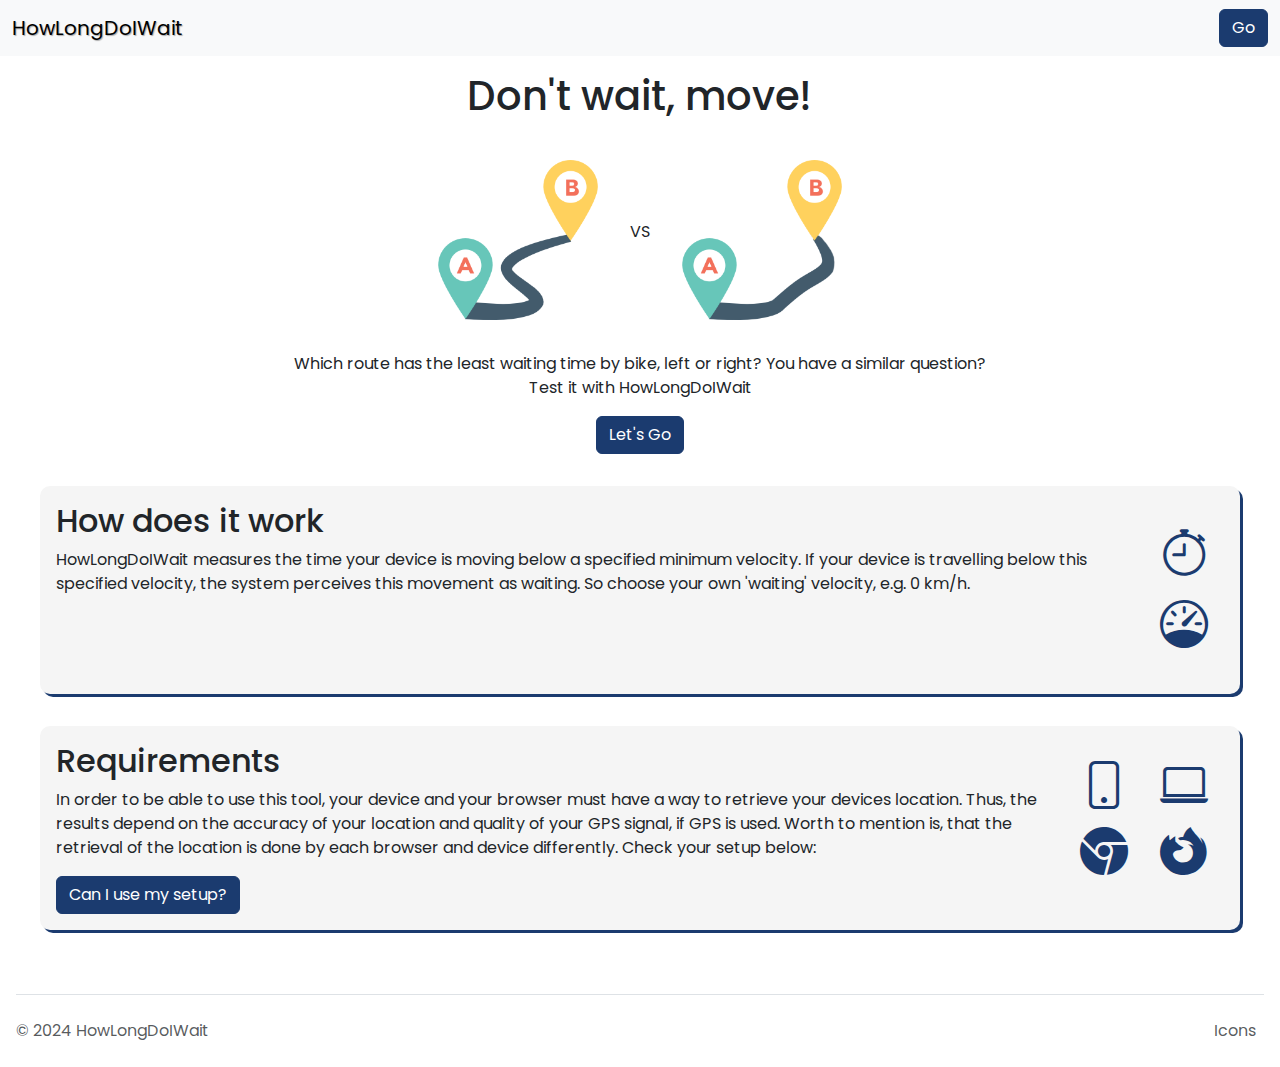
<file: index.html>
<!DOCTYPE html>
<html lang="en">

<head>
    <meta charset="UTF-8">
    <!--Remove initial zoom on mobile-->
    <meta name="viewport" content="width=device-width, initial-scale=1.0">
    <!--Description-->
    <title>Home</title>
    <meta name="description" content="A website for measuring the waiting time in travelling">
    <meta name="keywords" content="Wait, Travelling, Traffic">

    <!--dependencies-->
    <!-- Bootstrap CSS -->
    <link href="https://cdn.jsdelivr.net/npm/bootstrap@5.3.3/dist/css/bootstrap.min.css" rel="stylesheet"
        integrity="sha384-QWTKZyjpPEjISv5WaRU9OFeRpok6YctnYmDr5pNlyT2bRjXh0JMhjY6hW+ALEwIH" crossorigin="anonymous">

    <!-- Bootstrap Font Icon CSS -->
    <link rel="stylesheet" href="https://cdn.jsdelivr.net/npm/bootstrap-icons@1.5.0/font/bootstrap-icons.css">
    <link rel="stylesheet" href="https://cdn.jsdelivr.net/npm/bootstrap-icons@1.11.3/font/bootstrap-icons.min.css">

    <!-- Google fonts CSS -->
    <link rel="stylesheet" href="https://fonts.googleapis.com/css?family=Poppins">

    <!-- CSS -->
    <link rel="stylesheet" href="/styles/global.css">
    <link rel="stylesheet" href="/styles/home.css">

    <!-- load page async till script is load in -->
    <script src="/scripts/home.js" async></script>

    <!--JQuery-->
    <script src="https://code.jquery.com/jquery-3.7.1.js"
        integrity="sha256-eKhayi8LEQwp4NKxN+CfCh+3qOVUtJn3QNZ0TciWLP4=" crossorigin="anonymous"></script>
</head>

<body>
    <header>
        <nav class="navbar bg-body-tertiary nav-underline">
            <div class="container-fluid">
                <a class="navbar-brand nav-title">HowLongDoIWait</a>
                <button id="short-cut-go-btn" type="button" class="btn btn-primary primary-action-btn">Go</button>
            </div>
        </nav>
    </header>
    <main class="page">
        <div class="max-length-container">
            <article id="welcome-container">
                <h1>Don't wait, move!</h1>
                <div id="routes-container">
                    <img class="route" src="/images/route_a.png" alt="Route a">
                    <p>VS</p>
                    <img class="route" src="/images/route_b.png" alt="Route b">
                </div>
                <p id="welcome-text">
                    Which route has the least waiting time by bike, left or right? You have a similar question? <br>
                    Test it
                    with HowLongDoIWait
                </p>
                <button id="go-btn" type="button" class="btn btn-primary primary-action-btn">Let's Go</button>
            </article>
            <article class="info-article">
                <div class="icon-placer">
                    <h2>How does it work</h2>
                    <p>
                        HowLongDoIWait measures the time your device is moving below a specified minimum
                        velocity. If your device is travelling below this specified velocity, the
                        system perceives this movement as waiting. So choose your own 'waiting'
                        velocity, e.g. 0 km/h.
                    </p>
                    <div id="timer-velocity-icons" class="icon-container">
                        <i class="bi-stopwatch icon"></i>
                        <i class="bi-speedometer icon"></i>
                    </div>
                </div>
            </article>
            <article class="info-article">
                <div class="icon-placer">
                    <h2>Requirements</h2>
                    <p>
                        In order to be able to use this tool, your device and your browser must have a way to retrieve your
                        devices
                        location. Thus, the results depend on the accuracy of your location and quality of your
                        GPS signal, if GPS is used. Worth to mention is,
                        that the retrieval of the location is done by each browser and device differently. Check your
                        setup
                        below:
                    </p>
                    <button id="test-setup-btn" type="button" class="btn btn-primary primary-action-btn">Can I use my
                        setup?</button>
                    <div id="setup-check-result-container" class="result-message-container">
                        <i id="setup-check-error-icon" class="bi bi-x-circle-fill" hidden="true"></i>
                        <i id="setup-check-success-icon" class="bi bi-check-circle-fill" hidden="true"></i>
                        <p id="setup-check-result" hidden="true"></p>
                    </div>
                    <div id="phone-chrome-icons" class="icon-container">
                        <h1><i class="bi bi-phone icon"></i></h1>
                        <h1><i class="bi bi-browser-chrome icon"></i></h1>
                    </div>
                    <div id="laptop-firefox-icons" class="icon-container">
                        <h1><i class="bi bi-laptop icon"></i></h1>
                        <h1><i class="bi bi-browser-firefox icon"></i></h1>
                    </div>
                </div>
            </article>
        </div>
    </main>
    <footer class="d-flex flex-wrap justify-content-between align-items-center py-3 border-top">
        <p class="col-md-4 mb-0 text-muted">© 2024 HowLongDoIWait</p>

        <a href="/"
            class="col-md-4 d-flex align-items-center justify-content-center mb-3 mb-md-0 me-md-auto link-dark text-decoration-none">
            <svg class="bi me-2" width="40" height="32">
                <use xlink:href="#bootstrap"></use>
            </svg>
        </a>

        <ul class="nav col-md-4 justify-content-end">
            <li class="nav-item"><a href="https://www.flaticon.com/free-icons/start" class="nav-link px-2 text-muted"
                    title="start icons">Icons</a></li>
        </ul>
    </footer>
</body>

</html>
</file>
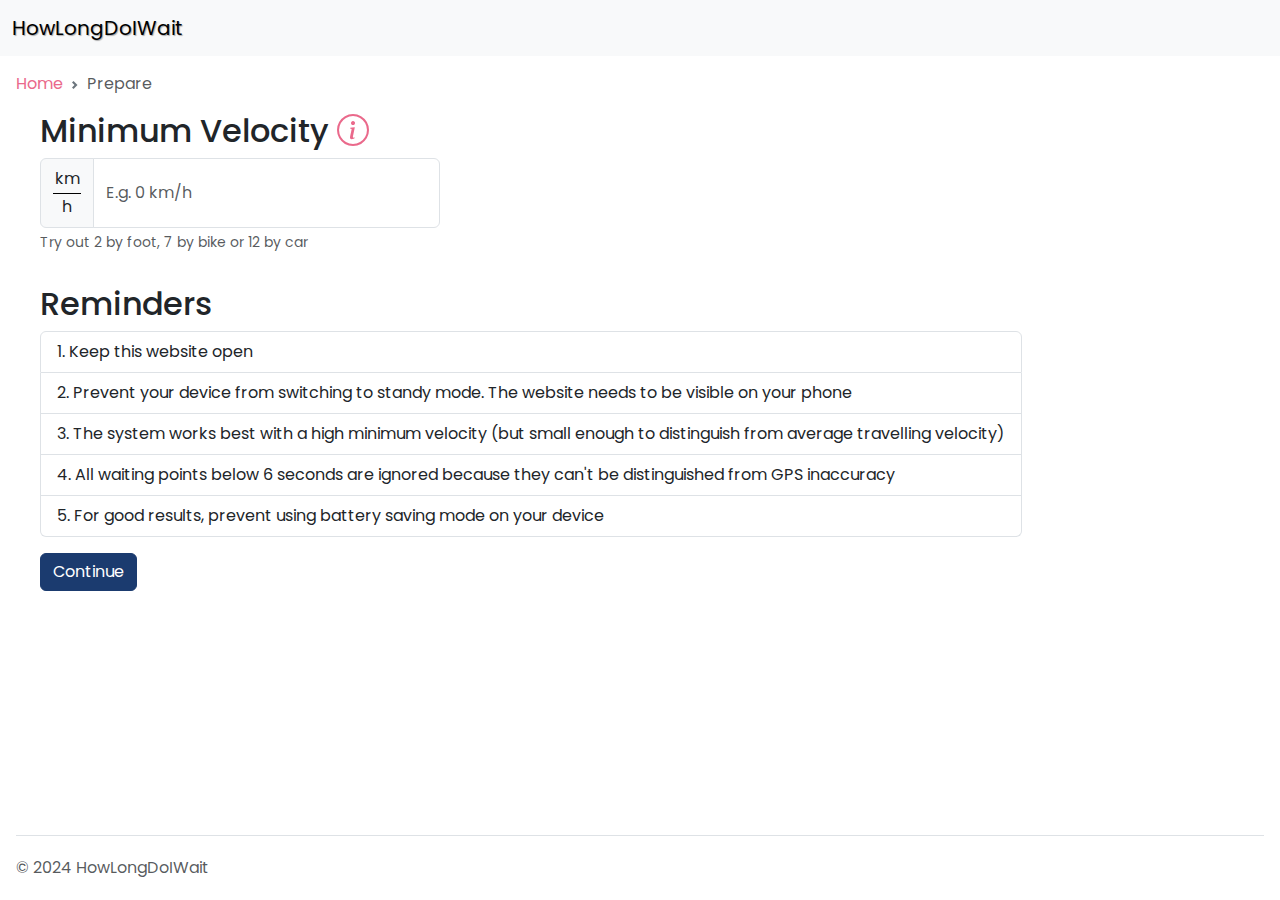
<file: html/prepare.html>
<!DOCTYPE html>
<html lang="en">

<head>
    <meta charset="UTF-8">
    <!--Remove initial zoom on mobile-->
    <meta name="viewport" content="width=device-width, initial-scale=1.0">
    <!--Description-->
    <title>Prepare</title>
    <meta name="description" content="A website for collecting information to start travel">

    <!--dependencies-->
    <!-- Bootstrap CSS -->
    <link href="https://cdn.jsdelivr.net/npm/bootstrap@5.3.3/dist/css/bootstrap.min.css" rel="stylesheet"
        integrity="sha384-QWTKZyjpPEjISv5WaRU9OFeRpok6YctnYmDr5pNlyT2bRjXh0JMhjY6hW+ALEwIH" crossorigin="anonymous">

    <!-- Bootstrap Font Icon CSS -->
    <link rel="stylesheet" href="https://cdn.jsdelivr.net/npm/bootstrap-icons@1.5.0/font/bootstrap-icons.css">

    <!-- Google fonts CSS -->
    <link rel="stylesheet" href="https://fonts.googleapis.com/css?family=Poppins">

    <!-- CSS -->
    <link rel="stylesheet" href="/styles/global.css">
    <link rel="stylesheet" href="/styles/prepare.css">

    <!-- load page async till script is load in -->
    <script src="/scripts/prepare.js" async></script>

    <!--JQuery-->
    <script src="https://code.jquery.com/jquery-3.7.1.js"
        integrity="sha256-eKhayi8LEQwp4NKxN+CfCh+3qOVUtJn3QNZ0TciWLP4=" crossorigin="anonymous"></script>
</head>

<body>
    <header class="containers">
        <nav class="navbar bg-body-tertiary">
            <div class="container-fluid">
                <a class="navbar-brand nav-title">HowLongDoIWait</a>
            </div>
        </nav>
        <nav class="nav-history"
            style="--bs-breadcrumb-divider: url(&#34;data:image/svg+xml,%3Csvg xmlns='http://www.w3.org/2000/svg' width='8' height='8'%3E%3Cpath d='M2.5 0L1 1.5 3.5 4 1 6.5 2.5 8l4-4-4-4z' fill='%236c757d'/%3E%3C/svg%3E&#34;);"
            aria-label="breadcrumb">
            <ol class="breadcrumb">
                <li class="breadcrumb-item"><a class="nav-history-page-link" href="../index.html">Home</a></li>
                <li class="breadcrumb-item active" aria-current="page">Prepare</li>
            </ol>
        </nav>
    </header>
    <main class="page">
        <div class="max-length-container">
            <form id="minimum-velocity-form" class="row g-3 needs-validation" novalidate>
                <section>
                    <section class="mb-3">
                        <h2>
                            Minimum Velocity
                            <a tabindex="0" class="icon-link icon-link-hover link-color" role="button"
                                data-bs-toggle="popover" data-bs-trigger="focus" data-bs-title="Minimum Velocity?"
                                data-bs-content="If your device is moving below this velocity, the system perceives the movement as waiting.">
                                <i class="bi bi-info-circle"></i>
                            </a>
                        </h2>
                        <div id="minimum-velocity-input-container" class="col-md-4">
                            <div class="input-group has-validation">
                                <div class="input-group-text frac" id="velocity-unit">
                                    <span>km</span>
                                    <span class="symbol">/</span>
                                    <span class="bottom">h</span>
                                </div>
                                <input id="minimum-velocity-input" type="number" class="form-control"
                                    aria-label="Minimum Velocity" placeholder="E.g. 0 km/h" min="0" max="500" step="0.1"
                                    aria-describedby="velocity-unit" required>
                                <div class="invalid-feedback">
                                    Please choose a minimum velocity between 0 and 500.
                                </div>
                            </div>
                            <div class="form-text" id="basic-addon4">Try out 2 by foot, 7 by bike or 12 by car</div>
                        </div>
                    </section>
                </section>

                <section class="stretcher">
                    <h2>Reminders</h2>
                    <ol class="list-group list-group-numbered">
                        <li class="list-group-item">Keep this website open</li>
                        <li class="list-group-item">Prevent your device from switching to standy mode. The website needs to
                            be
                            visible on your phone</li>
                        <li class="list-group-item">The system works best with a high minimum velocity (but small enough to distinguish from average travelling velocity)</li>
                        <li class="list-group-item">All waiting points below 6 seconds are ignored because they can't
                            be distinguished from GPS inaccuracy</li>
                        <li class="list-group-item">For good results, prevent using battery saving mode on your device</li>
                    </ol>
                    <button id="go-btn" type="submit" class="btn btn-primary primary-action-btn">Continue</button>
                </section>

                <script src="https://cdn.jsdelivr.net/npm/bootstrap@5.3.3/dist/js/bootstrap.bundle.min.js"
                    integrity="sha384-YvpcrYf0tY3lHB60NNkmXc5s9fDVZLESaAA55NDzOxhy9GkcIdslK1eN7N6jIeHz"
                    crossorigin="anonymous"></script>
            </form>
        </div>
    </main>
    <footer class="d-flex flex-wrap justify-content-between align-items-center py-3 border-top">
        <p class="col-md-4 mb-0 text-muted">© 2024 HowLongDoIWait</p>

        <a href="/"
            class="col-md-4 d-flex align-items-center justify-content-center mb-3 mb-md-0 me-md-auto link-dark text-decoration-none">
            <svg class="bi me-2" width="40" height="32">
                <use xlink:href="#bootstrap"></use>
            </svg>
        </a>
    </footer>
</body>

</html>
</file>
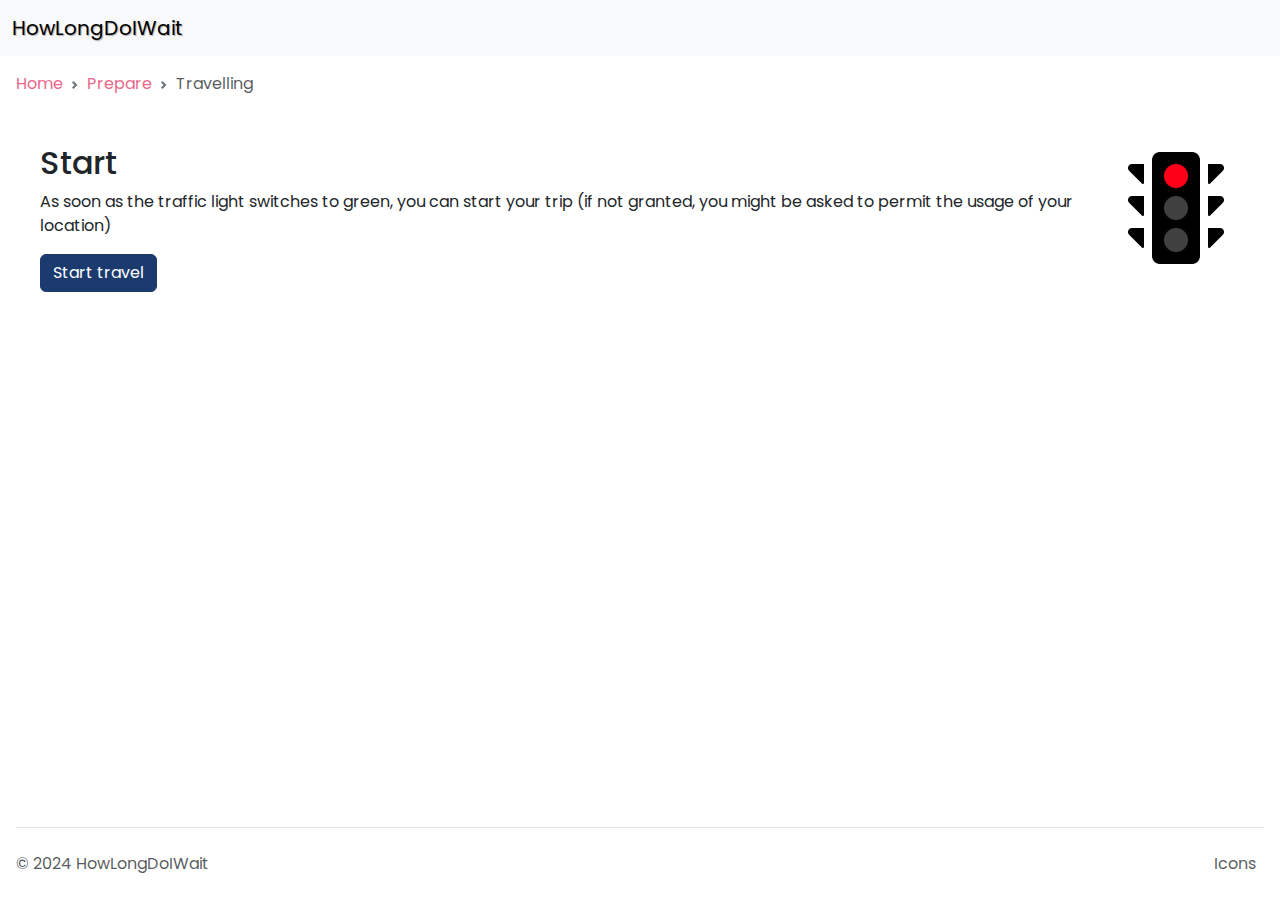
<file: html/travelling.html>
<!DOCTYPE html>
<html lang="en">

<head>
    <meta charset="UTF-8">
    <!--Remove initial zoom on mobile-->
    <meta name="viewport" content="width=device-width, initial-scale=1.0">
    <!--Description-->
    <title>Prepare</title>
    <meta name="description" content="A website for collecting information to start travel">

    <!--dependencies-->
    <link href="https://cdn.jsdelivr.net/npm/bootstrap@5.3.3/dist/css/bootstrap.min.css" rel="stylesheet"
        integrity="sha384-QWTKZyjpPEjISv5WaRU9OFeRpok6YctnYmDr5pNlyT2bRjXh0JMhjY6hW+ALEwIH" crossorigin="anonymous">
    <!-- Bootstrap Font Icon CSS -->
    <link rel="stylesheet" href="https://cdn.jsdelivr.net/npm/bootstrap-icons@1.11.0/font/bootstrap-icons.css">

    <!-- Google fonts CSS -->
    <link rel="stylesheet" href="https://fonts.googleapis.com/css?family=Poppins">

    <!-- CSS -->
    <link rel="stylesheet" href="/styles/global.css">
    <link rel="stylesheet" href="/styles/travelling.css">

    <!-- load page async till script is load in -->
    <script src="/scripts/travelling.js" async></script>

    <!--JQuery-->
    <script src="https://code.jquery.com/jquery-3.7.1.js"
        integrity="sha256-eKhayi8LEQwp4NKxN+CfCh+3qOVUtJn3QNZ0TciWLP4=" crossorigin="anonymous"></script>
</head>

<body>
    <header class="containers">
        <nav class="navbar bg-body-tertiary">
            <div class="container-fluid">
                <a class="navbar-brand nav-title">HowLongDoIWait</a>
            </div>
        </nav>
        <nav class="nav-history"
            style="--bs-breadcrumb-divider: url(&#34;data:image/svg+xml,%3Csvg xmlns='http://www.w3.org/2000/svg' width='8' height='8'%3E%3Cpath d='M2.5 0L1 1.5 3.5 4 1 6.5 2.5 8l4-4-4-4z' fill='%236c757d'/%3E%3C/svg%3E&#34;);"
            aria-label="breadcrumb">
            <ol class="breadcrumb">
                <li class="breadcrumb-item"><a class="nav-history-page-link" href="../index.html">Home</a></li>
                <li class="breadcrumb-item"><a class="nav-history-page-link" href="/html/prepare.html">Prepare</a></li>
                <li class="breadcrumb-item active" aria-current="page">Travelling</li>
            </ol>
        </nav>
    </header>
    <main class="page">
        <div class="max-length-container">
            <section id="start-trip-container">
                <div>
                    <h2 class="start-travel-first-row">Start</h2>
                    <p class="start-travel-first-row">
                        As soon as the traffic light switches to <span>green</span>,
                        you can start your trip (if not granted, you might be asked to permit the usage of your location)
                    </p>
                </div>
                <button id="go-btn" type="submit"
                    class="btn btn-primary primary-action-btn start-travel-first-row">Start travel</button>
                <img id="traffic-light-image" src="/images/traffic-light-red.png" alt="red traffic light ">
            </section>
            <div id="travelling-container" hidden>
                <h1 id="travel-icons">
                    <span><i class="bi-person-walking"></i></span>
                    ...
                    <span><i class="bi-bicycle"></i></span>
                    ...
                    <span><i class="bi-car-front-fill"></i></span>
                    ...
                    <span><i class="bi-train-front-fill"></i></span>
                </h1>
                <section id="spinner-container">
                    <div id="spinner" class="spinner-border spinner" role="status">
                        <span class="visually-hidden">Loading...</span>
                    </div>
                    <p>
                        You are travelling<span id="speedo-meter"></span>. Please watch the road!
                    </p>
                </section>
                <div class="btn-container">
                    <button id="back-btn" type="button" class="btn btn-primary secondary-action-btn">Back to
                        prepare</button>
                    <button id="arrived-btn" type="button" class="btn btn-primary primary-action-btn">Arrived at
                        destination</button>
                </div>
            </div>
            <div id="error-container" hidden>
                <p id="error-message" class="error-message">Unknown error occured</p>
                <div class="btn-container">
                    <button id="err-back-btn" type="button" class="btn btn-primary secondary-action-btn">Back to
                        prepare</button>
                    <button id="retry-btn" type="button" class="btn btn-primary primary-action-btn">Retry</button>
                </div>
            </div>
        </div>
    </main>
    <footer class="d-flex flex-wrap justify-content-between align-items-center py-3 border-top">
        <p class="col-md-4 mb-0 text-muted">© 2024 HowLongDoIWait</p>

        <a href="/"
            class="col-md-4 d-flex align-items-center justify-content-center mb-3 mb-md-0 me-md-auto link-dark text-decoration-none">
            <svg class="bi me-2" width="40" height="32">
                <use xlink:href="#bootstrap"></use>
            </svg>
        </a>

        <ul class="nav col-md-4 justify-content-end">
            <li class="nav-item"><a href="https://www.flaticon.com/free-icons/traffic-light"
                    class="nav-link px-2 text-muted" title="traffic light icons">Icons</a></li>
        </ul>
    </footer>
</body>

</html>
</file>
<file: styles/global.css>
:root {
    --acent-color: #1b3b6f;
    --snd-acent-color: #ea698b;
    --light-background: #ffffff;
    --dark-background: #f5f5f5;
    --success-green: green;
    --error-red: red;
}

/*
universal selector
*/
* {
    font-family: "Poppins", sans-serif;
}

/*
class selectors
*/
/* page */
.page {
    padding-left: 1rem;
    padding-right: 1rem;
}

.max-length-container {
    display: flex;
    flex-direction: column;
    align-items: stretch;
    max-width: 1200px;
    width: 100%;
}

/* navigation */
.nav-title {
    text-shadow: 1px 1px 1px #ababab;
}

.nav-history {
    margin: 1rem;
}

.nav-history-page-link {
    color: var(--snd-acent-color);
    text-decoration: none
}

.link-color {
    color: var(--snd-acent-color);
}


/* result handling */
.success-message {
    color: var(--success-green);
}

.error-message {
    color: var(--error-red);
}


/* further */
.spinner {
    color: var(--acent-color)
}

.info-article {
    margin-top: 2rem;
    padding: 1rem;
    border-radius: 10px;
    box-shadow: 3px 3px var(--acent-color);
    background-color: var(--dark-background);
    display: flex;
    flex-direction: row;
    align-items: center;
}

.stretcher {
    display: flex;
    flex-direction: column;
    align-items: start;
}

.btn-container {
    display: grid;
    grid-template-columns: 1fr 1fr;
    gap: 0.5rem;
}

/*
for future reference: change customizing bootstrap by using scss files. For a prototype this is fine 
*/
.primary-action-btn,
.primary-action-btn:hover,
.primary-action-btn:active,
.primary-action-btn:visited {
    background-color: var(--acent-color) !important;
    border-color: var(--acent-color) !important;
}

.secondary-action-btn,
.secondary-action-btn:hover,
.secondary-action-btn:active,
.secondary-action-btn:visited {
    background-color: var(--snd-acent-color) !important;
    border-color: var(--snd-acent-color) !important;
}

/*
name selectors
*/
body {
    display: flex;
    flex-direction: column;
    min-height: 100vh;
}

main {
    flex-grow: 1;
    display: flex;
    flex-direction: column;
    align-items: center;
}

footer {
    margin-left: 1rem;
    margin-right: 1rem;
    margin-top: 4rem;
}

@media (max-width: 768.98px) {
    .stretcher {
        display: flex;
        flex-direction: column;
        align-items: stretch;
    }

    .btn-container {
        display: flex;
        flex-direction: column-reverse;
        gap: 0.5rem;
    }
}
</file>
<file: styles/home.css>
/*
Id selectors
*/
/* welcome */
#welcome-container {
    margin-top: 1rem;
    display: flex;
    flex-direction: column;
    align-items: center;
}

#routes-container {
    margin: 2rem;
    display: flex;
    flex-direction: row;
    align-items: center;
}

#welcome-text {
    margin-bottom: 1rem;
    text-align: center;
}

/* icons */
#timer-velocity-icons {
    grid-column: 2;
    grid-row: 1 / span 2;
}

#phone-chrome-icons {
    grid-column: 2;
    grid-row: 1 / span 3;
}

#laptop-firefox-icons {
    grid-column: 3;
    grid-row: 1 / span 3;
}

/* setup check */
#setup-check-result {
    margin-top: 1rem
}

/*
Class selectors
*/
/* icons */
.icon-placer {
    display: grid;
    grid-template-columns: 1fr auto;
    grid-template-rows: auto 1fr;
    justify-items: start;
    align-items: start;
}

.icon-placer>h2 {
    grid-row: 1;
    grid-column: 1;
}

.icon-placer>p {
    grid-row: 2;
    grid-column: 1;
}

.icon-container {
    flex-direction: column;
    display: flex;
    margin: 1rem;
}

.icon {
    font-size: 3rem;
    color: var(--acent-color);
}

/* welcome images */
.route {
    margin-left: 2rem;
    margin-right: 2rem;
    height: 10rem;
    width: 10rem;
}

/* setup check */
.result-message-container {
    display: flex;
    align-items: center;
    font-size: 1rem;
    gap: 1rem;
}

@media (max-width: 768.98px) {

    /*
    Class selectors
    */
    /* icons */
    .icon-placer {
        grid-template-columns: 1fr auto;
        justify-items: stretch;
        text-align: center;
    }

    .icon-placer>p {
        grid-row: 3;
        grid-column: 1;
    }

    .icon-container {
        flex-direction: row;
        display: flex;
        gap: 1rem;
        margin: 1rem;
        justify-content: center;
    }

    /* setup check */
    .result-message-container {
        margin-top: 1rem;
        grid-row: 5;
        grid-column: 1;
        display: flex;
        flex-direction: column;
        align-items: center;
        font-size: 1rem;
        gap: 0rem
    }

    /*
    Id selectors
    */
    /* icons */
    #laptop-firefox-icons {
        grid-column: 1;
        visibility: hidden;
    }

    #timer-velocity-icons {
        grid-column: 1;
        grid-row: 2;
    }

    #phone-chrome-icons {
        grid-column: 1;
        grid-row: 2;
    }

    /* setup check */
    #test-setup-btn {
        grid-row: 4;
    }

    #setup-check-result {
        margin-top: 0rem
    }
}

@media (max-width: 450.98px) {

    /* welcome images */
    .route {
        margin-left: 5vw;
        margin-right: 5vw;
        height: 30vw;
        width: 30vw;
    }
}
</file>
<file: styles/prepare.css>
/*
Id selectors
*/
#minimum-velocity-header-container {
    display: flex;
    align-items: center;
}

#minimum-velocity-input-container {
    display: flex;
    flex-direction: column;
    align-items: stretch;
}

#go-btn {
    margin-top: 1rem;
}

/*
class selectors
*/
.frac {
    display: inline-block;
    position: relative;
    vertical-align: middle;
    letter-spacing: 0.001em;
    text-align: center;
}

.frac>span {
    display: block;
    padding: 0.1em;
}

.frac span.bottom {
    border-top: thin solid black;
}

.frac span.symbol {
    display: none;
}
</file>
<file: styles/travelling.css>
/*
Id selectors
*/

/* travelling view */
#travelling-container {
    align-items: center;
    align-self: center;
}

#travel-icons {
    margin-top: 1.5rem;
    text-align: center;
}

#spinner-container {
    display: flex;
    flex-direction: column;
    align-items: center;
    margin-top: 2rem;
    margin-bottom: 1rem;
    text-align: center;
}

#spinner {
    margin-bottom: 0.75rem;
}

/* start trip view */
#start-trip-container {
    display: grid;
    grid-template-columns: auto auto;
    margin-top: 2rem;
    justify-items: start;
    align-self: center;
}

#traffic-light-image {
    height: 8rem;
    width: 8rem;
    margin-left: 2rem;
    grid-column: 2;
    grid-row: 1 / span 2;
}

/* Error view */
#error-container {
    display: flex;
    flex-direction: column;
    align-items: start;
    align-self: center;
}

#error-message {
    margin-top: 1rem;
}

@media (max-width: 768.98px) {

    /*
    Id selectors
    */
    /* start trip view */
    #start-trip-container {
        display: grid;
        margin-top: 2rem;
        grid-template-columns: 1fr;
        justify-items: stretch;
        align-self: center;
    }

    #traffic-light-image {
        height: 8rem;
        width: 8rem;
        margin-left: 0rem;
        margin-bottom: 1rem;
        grid-column: 1;
        grid-row: 2;
        justify-self: center;
    }

    #go-btn {
        grid-column: 1;
        grid-row: 3;
    }

    /* Error view */
    #error-container {
        display: flex;
        flex-direction: column;
        align-items: stretch;
        align-self: center;
        text-align: center;
    }
}
</file>
